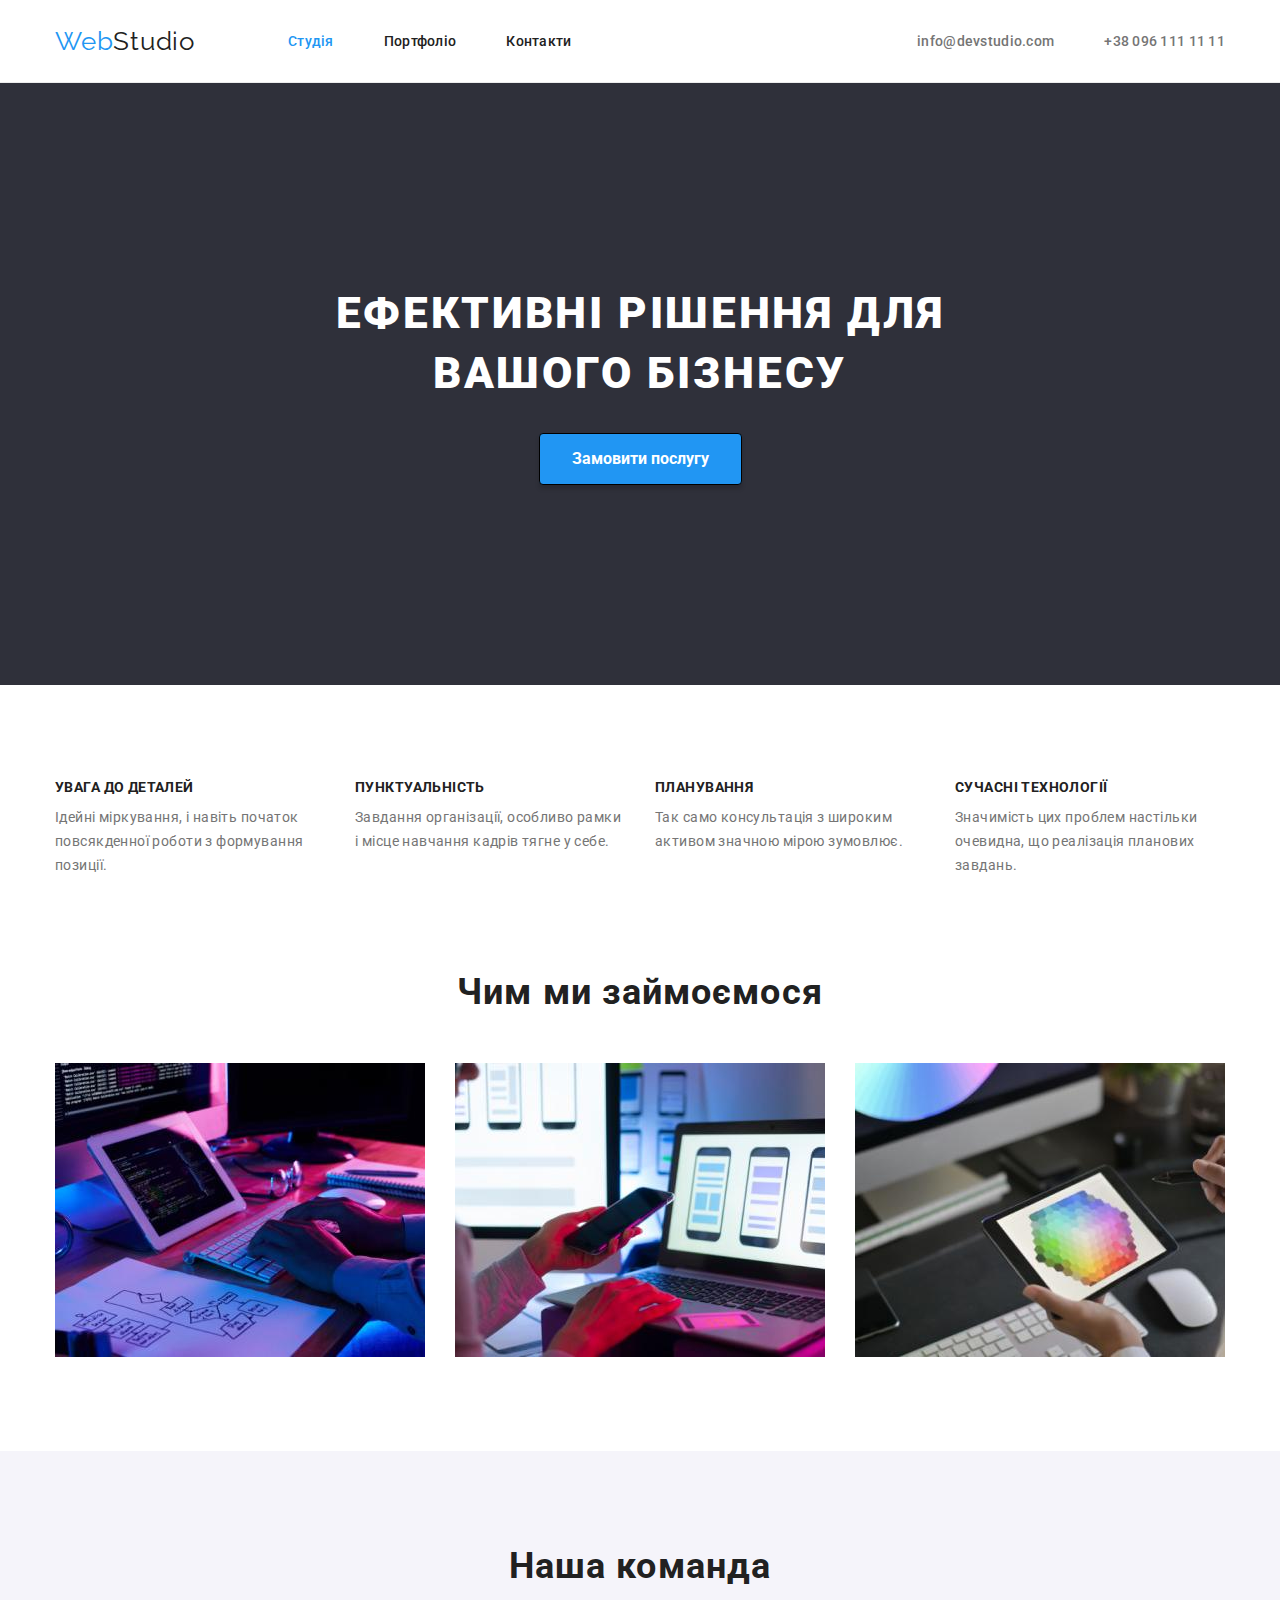
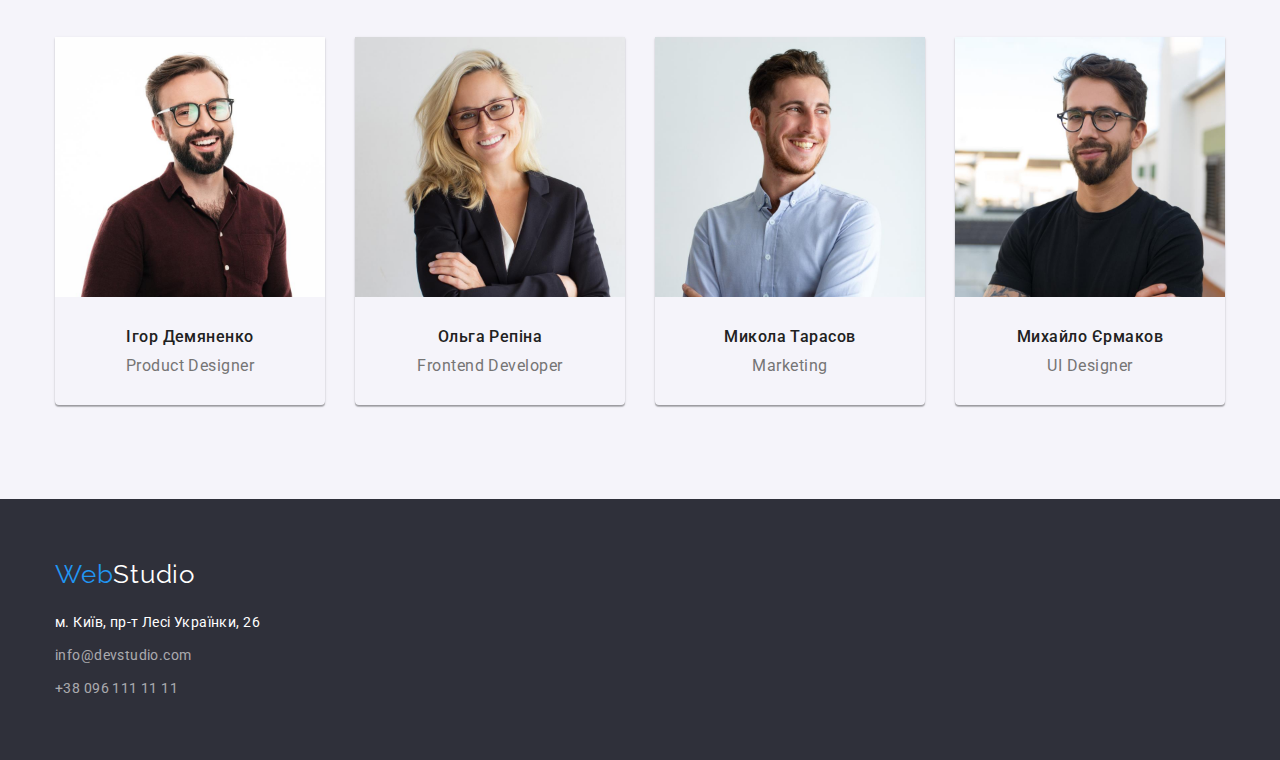
<file: index.html>
<!DOCTYPE html>
<html lang="uk">
  <head>
    <meta charset="UTF-8" />
    <meta http-equiv="X-UA-Compatible" content="IE=edge" />
    <meta name="viewport" content="width=device-width, initial-scale=1.0" />
    <title>WebStudio</title>

    <link rel="preconnect" href="https://fonts.googleapis.com" />
    <link rel="preconnect" href="https://fonts.gstatic.com" crossorigin />
    <link
      href="https://fonts.googleapis.com/css2?family=Raleway:wght@700&family=Roboto:wght@400;500;700;900&display=swap"
      rel="stylesheet"
    />
    <link
      rel="stylesheet"
      href="https://cdn.jsdelivr.net/npm/modern-normalize@1.1.0/modern-normalize.min.css"
    />
    <link rel="stylesheet" href="./css/style.css" />
  </head>
  <body>
    <header class="header">
      <div class="container content-header">
        <a href="./index.html" class="logo logo-header"
          ><span class="logo-decoration">Web</span>Studio</a
        >
        <nav class="nav">
          <ul class="nav-list list">
            <li><a href="./index.html" class="link current">Студія</a></li>
            <li>
              <a href="./portfolio.html" class="link">Портфоліо</a>
            </li>
            <li><a href="#" class="link">Контакти</a></li>
          </ul>
        </nav>
        <ul class="contacts list">
          <li>
            <a href="mailto:info@devstudio.com" class="contacts-link link"
              >info@devstudio.com</a
            >
          </li>
          <li>
            <a href="tel:+380961111111" class="tel-link link"
              >+38 096 111 11 11</a
            >
          </li>
        </ul>
      </div>
    </header>
    <main>
      <!-- Секція герой -->
      <section class="hero">
        <div class="container">
          <h1 class="hero-title">Ефективні рішення для вашого бізнесу</h1>
          <button type="button" class="hero-btn">Замовити послугу</button>
        </div>
      </section>
      <!-- секція наші переваги -->
      <section class="section benefits">
        <div class="container">
          <h2 class="title visually-hidden">Наші переваги</h2>
          <ul class="list benefits-list">
            <li class="benefits-item">
              <h3 class="benefits-title">Увага до деталей</h3>
              <p class="benefits-text">
                Ідейні міркування, і навіть початок повсякденної роботи з
                формування позиції.
              </p>
            </li>
            <li class="benefits-item">
              <h3 class="benefits-title">Пунктуальність</h3>
              <p class="benefits-text">
                Завдання організації, особливо рамки і місце навчання кадрів
                тягне у себе.
              </p>
            </li>
            <li class="benefits-item">
              <h3 class="benefits-title">Планування</h3>
              <p class="benefits-text">
                Так само консультація з широким активом значною мірою зумовлює.
              </p>
            </li>
            <li class="benefits-item">
              <h3 class="benefits-title">Сучасні технології</h3>
              <p class="benefits-text">
                Значимість цих проблем настільки очевидна, що реалізація
                планових завдань.
              </p>
            </li>
          </ul>
        </div>
      </section>
      <!-- Секція приклади -->
      <section class="section examples">
        <div class="container">
          <h2 class="title examples-title">Чим ми займоємося</h2>
          <ul class="list examples-list">
            <li>
              <img
                src="./images/practice/pic1.jpg"
                alt="Руки на клавітурі"
                width="370"
              />
            </li>
            <li>
              <img
                src="./images/practice/pic2.jpg"
                alt="Руки з телефоном перед компютером"
                width="370"
              />
            </li>
            <li>
              <img
                src="./images/practice/pic3.jpg"
                alt="Планшет в руках"
                width="370"
              />
            </li>
          </ul>
        </div>
      </section>
      <!-- Секція наша команда -->
      <section class="section team">
        <div class="container">
          <h2 class="title team-titleh">Наша команда</h2>
          <ul class="list team-list">
            <li>
              <img
                src="./images/photo/photo1.jpg"
                alt="Фото Ігор Демяненко"
                width="270"
              />
              <div class="team-signature">
                <h3 class="team-title">Ігор Демяненко</h3>
                <p class="team-text">Product Designer</p>
              </div>
            </li>
            <li>
              <img
                src="./images/photo/photo2.jpg"
                alt="Фото Ольга Репіна"
                width="270"
              />
              <div class="team-signature">
                <h3 class="team-title">Ольга Репіна</h3>
                <p class="team-text">Frontend Developer</p>
              </div>
            </li>
            <li>
              <img
                src="./images/photo/photo3.jpg"
                alt="Фото Микола Тарасов"
                width="270"
              />
              <div class="team-signature">
                <h3 class="team-title">Микола Тарасов</h3>
                <p class="team-text">Marketing</p>
              </div>
            </li>
            <li>
              <img
                src="./images/photo/photo4.jpg"
                alt="Фото Михайло Єрмаков"
                width="270"
              />
              <div class="team-signature">
                <h3 class="team-title">Михайло Єрмаков</h3>
                <p class="team-text">UI Designer</p>
              </div>
            </li>
          </ul>
        </div>
      </section>
    </main>
    <footer class="footer">
      <div class="container">
        <a href="./index.html" class="logo logo-footer"
          ><span class="logo-decoration">Web</span
          ><span class="logo-footer-tw">Studio</span></a
        >
        <address>
          <ul class="contacts-list-footer list">
            <li>
              <a
                href="https://www.google.com/maps/place/%D0%B1%D1%83%D0%BB%D1%8C%D0%B2%D0%B0%D1%80+%D0%9B%D0%B5%D1%81%D1%96+%D0%A3%D0%BA%D1%80%D0%B0%D1%97%D0%BD%D0%BA%D0%B8,+26,+%D0%9A%D0%B8%D1%97%D0%B2,+02000/@50.4265807,30.5361971,17z/data=!3m1!4b1!4m5!3m4!1s0x40d4cf0e033ecbe9:0x57a4dffefec77da0!8m2!3d50.4265807!4d30.5383858"
                target="_blank"
                class="contacts-adress link link-footer"
                >м. Київ, пр-т Лесі Українки, 26</a
              >
            </li>
            <li>
              <a
                href="mailto:info@devstudio.com"
                class="contacts-footer link link-footer"
                >info@devstudio.com</a
              >
            </li>
            <li>
              <a
                href="tel:+380961111111"
                class="contacts-footer link link-footer"
                >+38 096 111 11 11</a
              >
            </li>
          </ul>
        </address>
      </div>
    </footer>
  </body>
</html>
</file>
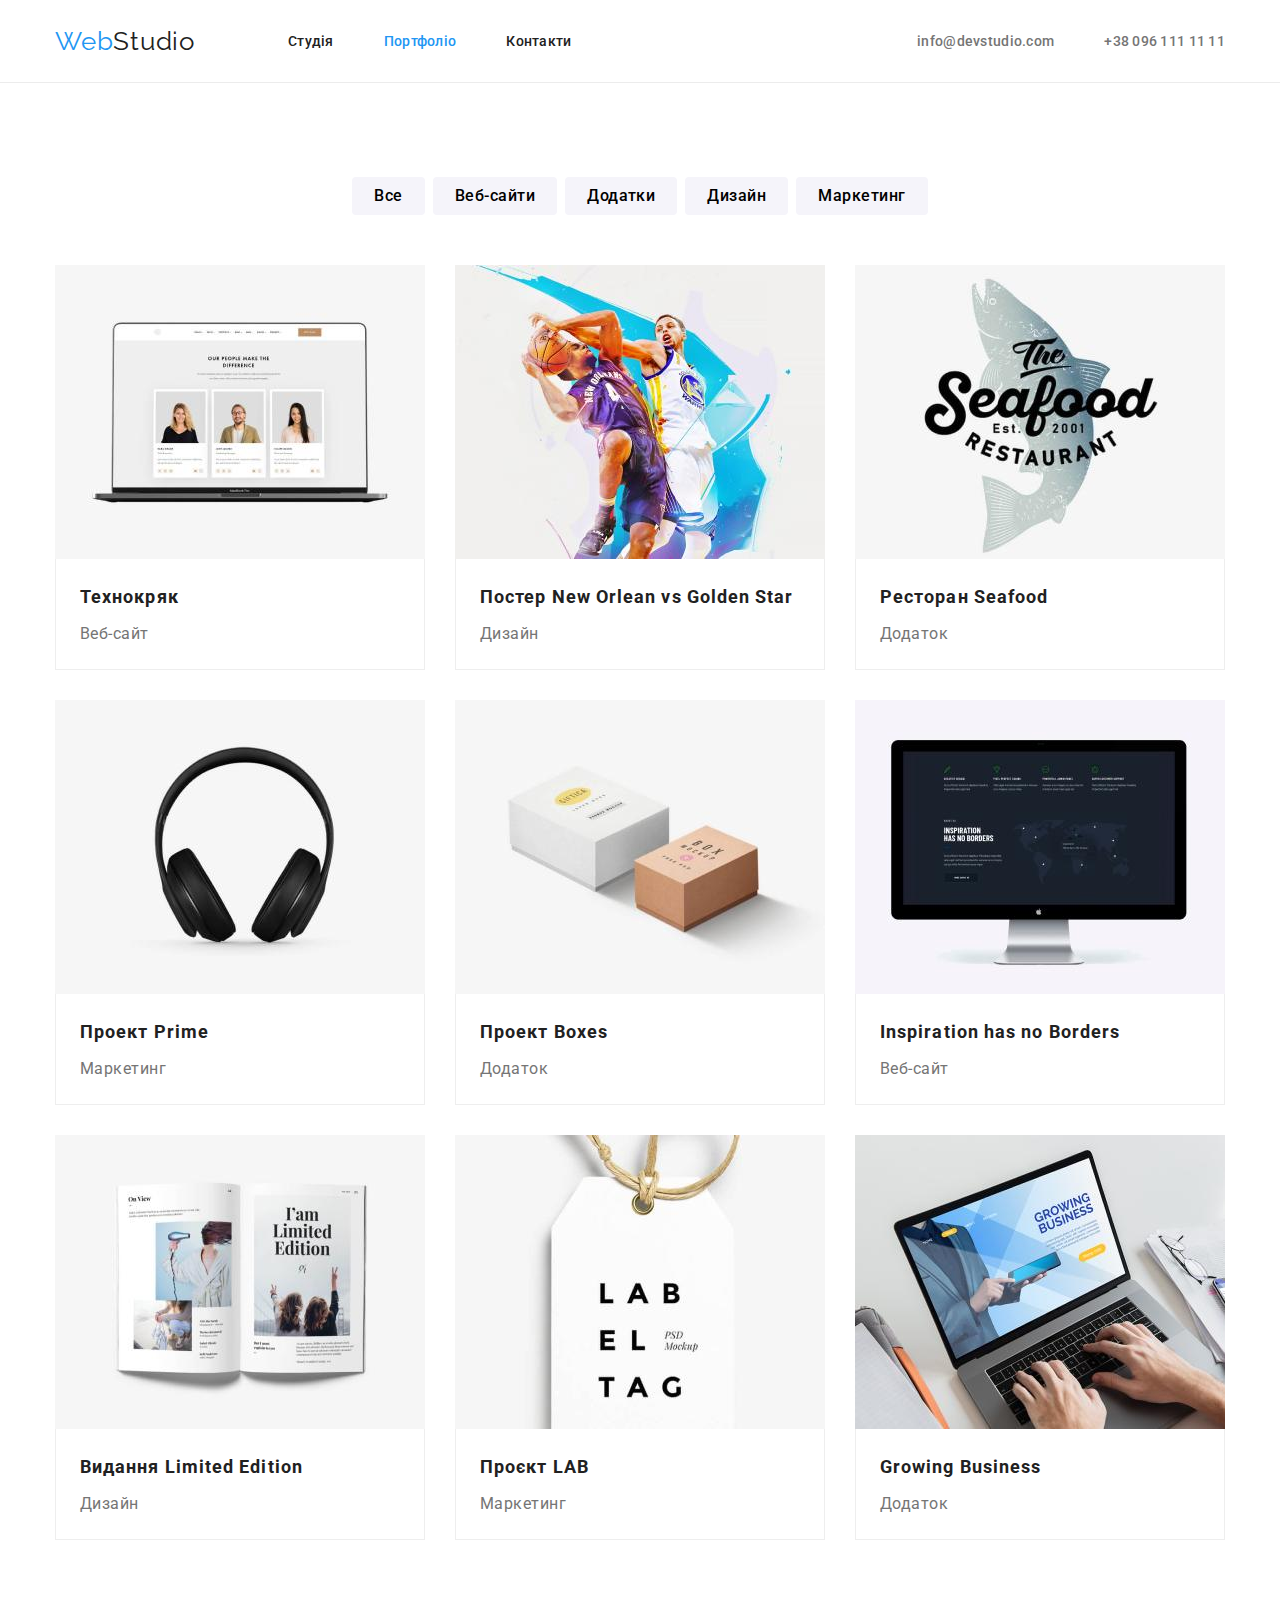
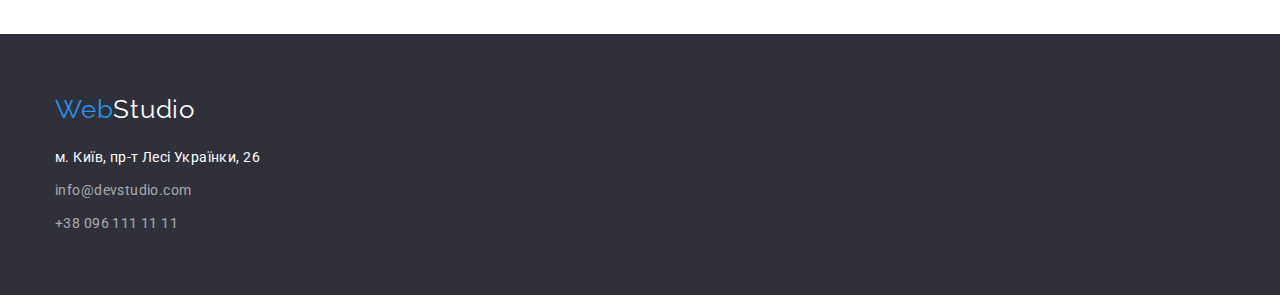
<file: portfolio.html>
<!DOCTYPE html>
<html lang="uk">
  <head>
    <meta charset="UTF-8" />
    <meta http-equiv="X-UA-Compatible" content="IE=edge" />
    <meta name="viewport" content="width=device-width, initial-scale=1.0" />
    <title>WebStudio</title>

    <link rel="preconnect" href="https://fonts.googleapis.com" />
    <link rel="preconnect" href="https://fonts.gstatic.com" crossorigin />
    <link
      href="https://fonts.googleapis.com/css2?family=Raleway:wght@700&family=Roboto:wght@400;500;700;900&display=swap"
      rel="stylesheet"
    />
    <link
      rel="stylesheet"
      href="https://cdn.jsdelivr.net/npm/modern-normalize@1.1.0/modern-normalize.min.css"
    />
    <link rel="stylesheet" href="./css/style.css" />
  </head>
  <body>
    <header class="header">
      <div class="container content-header">
        <a href="./index.html" class="logo logo-header"
          ><span class="logo-decoration">Web</span>Studio</a
        >
        <nav class="nav">
          <ul class="nav-list list">
            <li><a href="./index.html" class="link">Студія</a></li>
            <li>
              <a href="./portfolio.html" class="link current">Портфоліо</a>
            </li>
            <li><a href="#" class="link">Контакти</a></li>
          </ul>
        </nav>
        <ul class="contacts list">
          <li>
            <a href="mailto:info@devstudio.com" class="contacts-link link"
              >info@devstudio.com</a
            >
          </li>
          <li>
            <a href="tel:+380961111111" class="tel-link link"
              >+38 096 111 11 11</a
            >
          </li>
        </ul>
      </div>
    </header>
    <main>
      <section class="section portfolio">
        <div class="container">
          <h1 class="title title-hide visually-hidden">Портфоліо</h1>
          <ul class="list list-btn">
            <li><button type="button" class="portfolio-btn">Все</button></li>
            <li>
              <button type="button" class="portfolio-btn">Веб-сайти</button>
            </li>
            <li>
              <button type="button" class="portfolio-btn">Додатки</button>
            </li>
            <li>
              <button type="button" class="portfolio-btn">Дизайн</button>
            </li>
            <li>
              <button type="button" class="portfolio-btn">Маркетинг</button>
            </li>
          </ul>
          <ul class="list portfolio-list">
            <li>
              <a class="link" href="#">
                <img
                  src="./images/portfolio/laptop.jpg"
                  alt="ноутбук"
                  width="370"
                />
                <div class="discription">
                  <h2 class="portfolio-title">Технокряк</h2>
                  <p class="portfolio-text">Веб-сайт</p>
                </div></a
              >
            </li>
            <li>
              <a class="link" href="#">
                <img
                  src="./images/portfolio/two-players.jpg"
                  alt="два гравці грають в баскетбол"
                  width="370"
                />

                <div class="discription">
                  <h2 class="portfolio-title">
                    Постер New Orlean vs Golden Star
                  </h2>
                  <p class="portfolio-text">Дизайн</p>
                </div>
              </a>
            </li>
            <li>
              <a class="link" href="#">
                <img
                  src="./images/portfolio/seafood.jpg"
                  alt="додаток 'seafood'"
                  width="370"
                />
                <div class="discription">
                  <h2 class="portfolio-title">Ресторан Seafood</h2>
                  <p class="portfolio-text">Додаток</p>
                </div></a
              >
            </li>
            <li>
              <a class="link" href="#">
                <img
                  src="./images/portfolio/headphone.jpg"
                  alt="навушники"
                  width="370"
                />
                <div class="discription">
                  <h2 class="portfolio-title">Проект Prime</h2>
                  <p class="portfolio-text">Маркетинг</p>
                </div></a
              >
            </li>
            <li>
              <a class="link" href="#">
                <img
                  src="./images/portfolio/boxes.jpg"
                  alt="додаток 'boxes'"
                  width="370"
                />
                <div class="discription">
                  <h2 class="portfolio-title">Проект Boxes</h2>
                  <p class="portfolio-text">Додаток</p>
                </div></a
              >
            </li>
            <li>
              <a class="link" href="#">
                <img
                  src="./images/portfolio/inspiration.jpg"
                  alt="монітор з відкритим Веб-сайтом"
                  width="370"
                />
                <div class="discription">
                  <h2 class="portfolio-title">Inspiration has no Borders</h2>
                  <p class="portfolio-text">Веб-сайт</p>
                </div></a
              >
            </li>
            <li>
              <a class="link" href="#">
                <img
                  src="./images/portfolio/limiteded.jpg"
                  alt="Книжка"
                  width="370"
                />
                <div class="discription">
                  <h2 class="portfolio-title">Видання Limited Edition</h2>
                  <p class="portfolio-text">Дизайн</p>
                </div></a
              >
            </li>
            <li>
              <a class="link" href="#">
                <img
                  src="./images/portfolio/lab.jpg"
                  alt="бірка з написом лаб"
                  width="370"
                />
                <div class="discription">
                  <h2 class="portfolio-title">Проєкт LAB</h2>
                  <p class="portfolio-text">Маркетинг</p>
                </div></a
              >
            </li>
            <li>
              <a class="link" href="#">
                <img
                  src="./images/portfolio/growingb.jpg"
                  alt="руки на клавіатурі"
                  width="370"
                />
                <div class="discription">
                  <h2 class="portfolio-title">Growing Business</h2>
                  <p class="portfolio-text">Додаток</p>
                </div></a
              >
            </li>
          </ul>
        </div>
      </section>
    </main>
    <footer class="footer">
      <div class="container">
        <a href="./index.html" class="logo logo-footer"
          ><span class="logo-decoration">Web</span
          ><span class="logo-footer-tw">Studio</span></a
        >
        <address>
          <ul class="contacts-list-footer list">
            <li>
              <a
                href="https://www.google.com/maps/place/%D0%B1%D1%83%D0%BB%D1%8C%D0%B2%D0%B0%D1%80+%D0%9B%D0%B5%D1%81%D1%96+%D0%A3%D0%BA%D1%80%D0%B0%D1%97%D0%BD%D0%BA%D0%B8,+26,+%D0%9A%D0%B8%D1%97%D0%B2,+02000/@50.4265807,30.5361971,17z/data=!3m1!4b1!4m5!3m4!1s0x40d4cf0e033ecbe9:0x57a4dffefec77da0!8m2!3d50.4265807!4d30.5383858"
                target="_blank"
                class="contacts-adress link link-footer"
                >м. Київ, пр-т Лесі Українки, 26</a
              >
            </li>
            <li>
              <a
                href="mailto:info@devstudio.com"
                class="contacts-footer link link-footer"
                >info@devstudio.com</a
              >
            </li>
            <li>
              <a
                href="tel:+380961111111"
                class="contacts-footer link link-footer"
                >+38 096 111 11 11</a
              >
            </li>
          </ul>
        </address>
      </div>
    </footer>
  </body>
</html>
</file>
<file: css/style.css>
:root {
  --logo-color: #2196f3;
  --second-logo-color: #212121;
  --accent-color: #2196f3;
  --first-title-color: #ffffff;
  --second-title-color: #212121;
  --text-color: #757575;
  --btn-text-color: #212121;
  --contacts-footer-color: rgba(255, 255, 255, 0.6);
  --color-btn-menu: #f5f4fa;
  --color-hero-btn: #188ce8;
}
html {
  box-sizing: border-box;
}
img {
  max-width: 100%;
  height: auto;
  display: block;
}
body {
  font-family: roboto, sans-serif;
  color: var(--second-title-color);
}
ul {
  text-decoration: none;
  list-style: none;
}
h1,
h2,
h3,
p {
  margin: 0;
  padding: 0;
}
.list,
.logo,
.link {
  list-style: none;
  text-decoration: none;
  margin: 0;
  padding: 0;
}
.container {
  margin: 0 auto;
  padding: 0 15px 0 15px;
  width: 1200px;
  /* outline: solid red; */
}
.section {
  padding-top: 94px;
  padding-bottom: 94px;
  /* outline: solid red; */
}

/* header */
.header {
  border-bottom: 1px solid #ececec;
}
.logo {
  font-family: "Raleway";
  font-size: 26px;
  line-height: calc(31 / 26);
  letter-spacing: 0.03em;
  color: var(--second-logo-color);
}
.logo-header {
  margin-right: 93px;
}
.logo-decoration {
  color: var(--logo-color);
}

.link {
  font-size: 14px;
  font-weight: 500;
  font-style: normal;
  line-height: calc(16 / 14);
  letter-spacing: 0.02em;
  color: var(--second-title-color);
}
.contacts-link,
.tel-link {
  color: var(--text-color);
}
.link.current {
  color: var(--accent-color);
}

.link:hover,
.link:focus {
  color: var(--accent-color);
}
.content-header {
  display: flex;
  align-items: center;
}
.nav-list {
  display: flex;
  gap: 50px;
}
.nav-list {
  padding: 32px 0;
}
.nav-list > li > a {
  padding: 32px 0;
}
.contacts.list {
  margin-left: auto;
  display: flex;
  gap: 50px;
}
.contacts.list > li > a {
  padding: 32px 0;
}
/* Секція герой */
.hero {
  padding: 200px 0;
  text-align: center;
  background-color: #2f303a;
}
.hero-title {
  font-weight: 900;
  font-size: 44px;
  line-height: calc(60 / 44);
  letter-spacing: 0.06em;
  text-transform: uppercase;
  color: var(--first-title-color);
  max-width: 696px;
  margin-left: auto;
  margin-right: auto;
  margin-bottom: 30px;
}
.hero-btn {
  font-family: "Roboto";
  font-size: 16px;
  line-height: calc(30 / 16);
  text-align: center;
  background-color: var(--accent-color);
  color: var(--first-title-color);
  font-weight: 700;
  cursor: pointer;
  border: 1px solid #000000;
  box-shadow: 0px 4px 4px rgba(0, 0, 0, 0.15);
  border-radius: 4px;
  padding: 10px 32px;
  min-width: 200px;
}
.hero-btn:hover,
.hero-btn:focus {
  background: var(--color-hero-btn);
}
/* Секція переваги */
.benefits {
}
.benefits-list {
  display: flex;
  justify-content: center;
  gap: 30px;
}
.benefits-item {
  box-sizing: border-box;
  text-align: left;
  max-width: 270px;
}
.title {
  font-size: 36px;
  line-height: calc(42 / 36);
  text-align: center;
  letter-spacing: 0.03em;
  color: var(--second-title-color);
  margin: 0;
  padding: 0;
}
.visually-hidden {
  position: absolute;
  width: 1px;
  height: 1px;
  margin: -1px;
  border: 0;
  padding: 0;
  white-space: nowrap;
  clip-path: inset(100%);
  clip: rect(0 0 0 0);
  overflow: hidden;
}
.benefits-title {
  font-size: 14px;
  line-height: calc(16 / 14);
  letter-spacing: 0.03em;
  text-transform: uppercase;
  color: var(--second-title-color);
  margin: 0 0 10px 0;
  padding: 0;
}
.benefits-text {
  font-size: 14px;
  line-height: calc(24 / 14);
  letter-spacing: 0.03em;
  color: var(--text-color);
  margin: 0;
  padding: 0;
}
.benefits-list > li {
  max-width: 270px;
}
/* Чим ми займоємося */
.examples {
  padding-top: 0;
}
.examples-title {
  margin-bottom: 50px;
}
.examples-list {
  display: flex;
  gap: 30px;
}
/* Секція наша команда */
.team {
  background-color: #f5f4fa;
}
.team-list {
  display: flex;
  gap: 30px;
}
.team-list li {
  max-width: 270px;
  box-shadow: 0px 1px 3px rgba(0, 0, 0, 0.12), 0px 1px 1px rgba(0, 0, 0, 0.14),
    0px 2px 1px rgba(0, 0, 0, 0.2);
  border-radius: 0px 0px 4px 4px;
}
.team-titleh {
  margin-bottom: 50px;
}
.team-signature {
  padding: 30px 0;
}
.team-title {
  font-weight: 500;
  font-size: 16px;
  line-height: calc(19 / 16);
  letter-spacing: 0.03em;
  color: var(--second-title-color);
  margin-bottom: 10px;
  padding: 0;
  text-align: center;
}
.team-text {
  font-size: 16px;
  line-height: calc(19 / 16);
  letter-spacing: 0.03em;
  color: var(--text-color);
  margin: 0;
  padding: 0;
  text-align: center;
}

/* FOoTTEr */
.footer {
  padding: 60px 0;
}
.logo-footer {
  display: block;
  margin-bottom: 20px;
}
.logo-footer-tw {
  color: var(--first-title-color);
}
.footer {
  background-color: #2f303a;
}
.contacts-list-footer {
}
.contacts-list-footer > li:not(:last-child) {
  display: block;
  margin-bottom: 9px;
}
.contacts-adress {
  font-weight: 400;
  font-size: 14px;
  line-height: calc(24 / 14);
  letter-spacing: 0.03em;
  color: var(--first-title-color);
}
.contacts-footer {
  font-weight: 400;
  font-size: 14px;
  line-height: 24px;
  letter-spacing: 0.03em;
  color: var(--contacts-footer-color);
}
/* Портфоліо */
.portfolio {
}
.list-btn {
  display: flex;
  align-items: center;
  justify-content: center;
  gap: 8px;
  margin-bottom: 50px;
  /* outline: solid orange; */
}
.portfolio-btn {
  background-color: var(--color-btn-menu);
  font-weight: 500;
  font-size: 16px;
  line-height: 1.62;
  text-align: center;
  letter-spacing: 0.03em;
  padding: 6px 22px;
  border-radius: 4px;
  border: 0;
  cursor: pointer;
  border-radius: 4px;
}
.portfolio-btn:hover,
.portfolio-btn:focus {
  color: var(--color-btn-menu);
  background-color: var(--accent-color);
  box-shadow: 0px 4px 4px rgba(0, 0, 0, 0.25);
}
.portfolio-title {
  font-size: 18px;
  line-height: calc(36 / 18);
  letter-spacing: 0.06em;
  color: var(--second-title-color);
  margin: 0 0 4px 0;
}
.portfolio-text {
  font-weight: 400;
  font-size: 16px;
  line-height: calc(30 / 16);
  letter-spacing: 0.03em;
  color: var(--text-color);
}
.portfolio-list {
  display: flex;
  flex-wrap: wrap;
  gap: 30px;
}
.discription {
  border-bottom: 1px solid #eeeeee;
  border-left: 1px solid #eeeeee;
  border-right: 1px solid #eeeeee;
  padding: 20px 24px 20px 24px;
}
</file>
